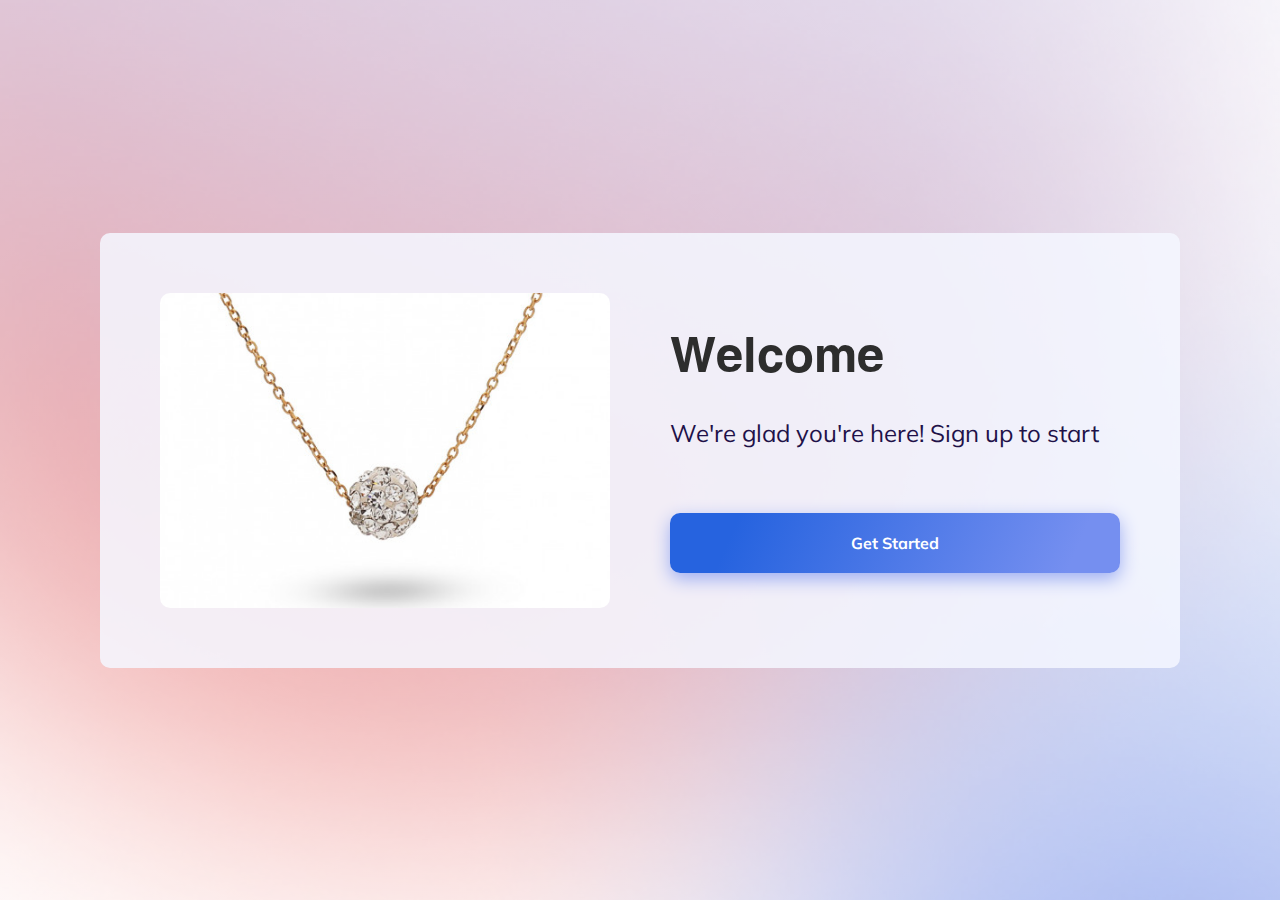
<file: index.html>
<html lang="en">
<head>
    <meta charset="UTF-8">
    <meta http-equiv="X-UA-Compatible" content="IE=edge">
    <meta name="viewport" content="width=device-width, initial-scale=1.0">
    <!-- Google Fonts -->
    <link href="https://fonts.googleapis.com/css2?family=Mulish:ital,wght@0,200;0,300;0,400;1,200;1,300&display=swap" rel="stylesheet">
    <!-- CSS only -->
    <link rel="stylesheet" href="css/styles-welcome.css">
    <link rel="stylesheet" href="css/styles-global.css">
    <title>Welcome Screen</title>
</head>
<body>
    
    <div class="welcome-screen">
        <main class="welcome">
            <div class="image__placeholder"></div>
            <div class="container">
                <div class="heading">
                    <h1 class="head">Welcome</h1>
                    <h2 class="subhead">We're glad you're here! Sign up to start</h2>
                </div>
                <div class="cta">
                    <button class="btn"><a href="./register.html"><span>Get Started</span></a></button>
                </div>
            </div>
        </main>
    </div>
    <script src="./js/index.js"></script>
</body>
</html>
</file>
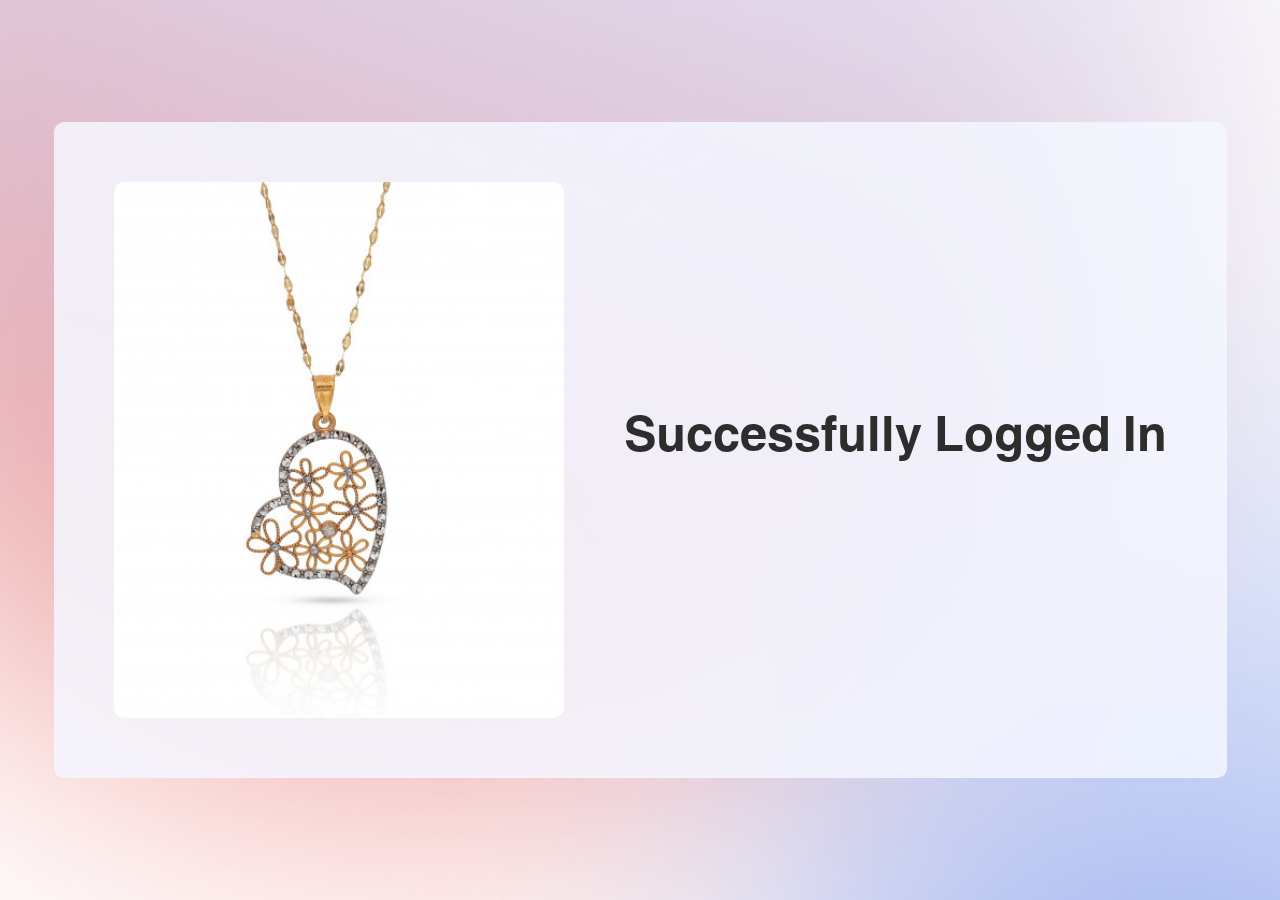
<file: succeed.html>
<html lang="en">
<head>
    <meta charset="UTF-8">
    <meta http-equiv="X-UA-Compatible" content="IE=edge">
    <meta name="viewport" content="width=device-width, initial-scale=1.0">
    <!-- Google Fonts -->
    <link href="https://fonts.googleapis.com/css2?family=Mulish:ital,wght@0,200;0,300;0,400;1,200;1,300&display=swap" rel="stylesheet">
    <!-- CSS only -->
    <link rel="stylesheet" href="css/styles-global.css">
    <link rel="stylesheet" href="css/styles-succeed.css">
    <title>Succeed</title>
</head>
<body>
    
    <div class="welcome-screen">
        <main class="welcome">
            <div class="image__placeholder-succeed"></div>
            <div class="container">
                <div class="heading">
                    <h1 class="head">Successfully logged in</h1>
                    <h2 class="subhead user-mail">User@gmail.com</h2>
                </div>
            </div>
        </main>
    </div>
    <script src="./js/index.js"></script>
    <script>
        document.querySelector('.user-mail').textContent = localStorage.getItem('email');
    </script>
</body>
</html>
</file>
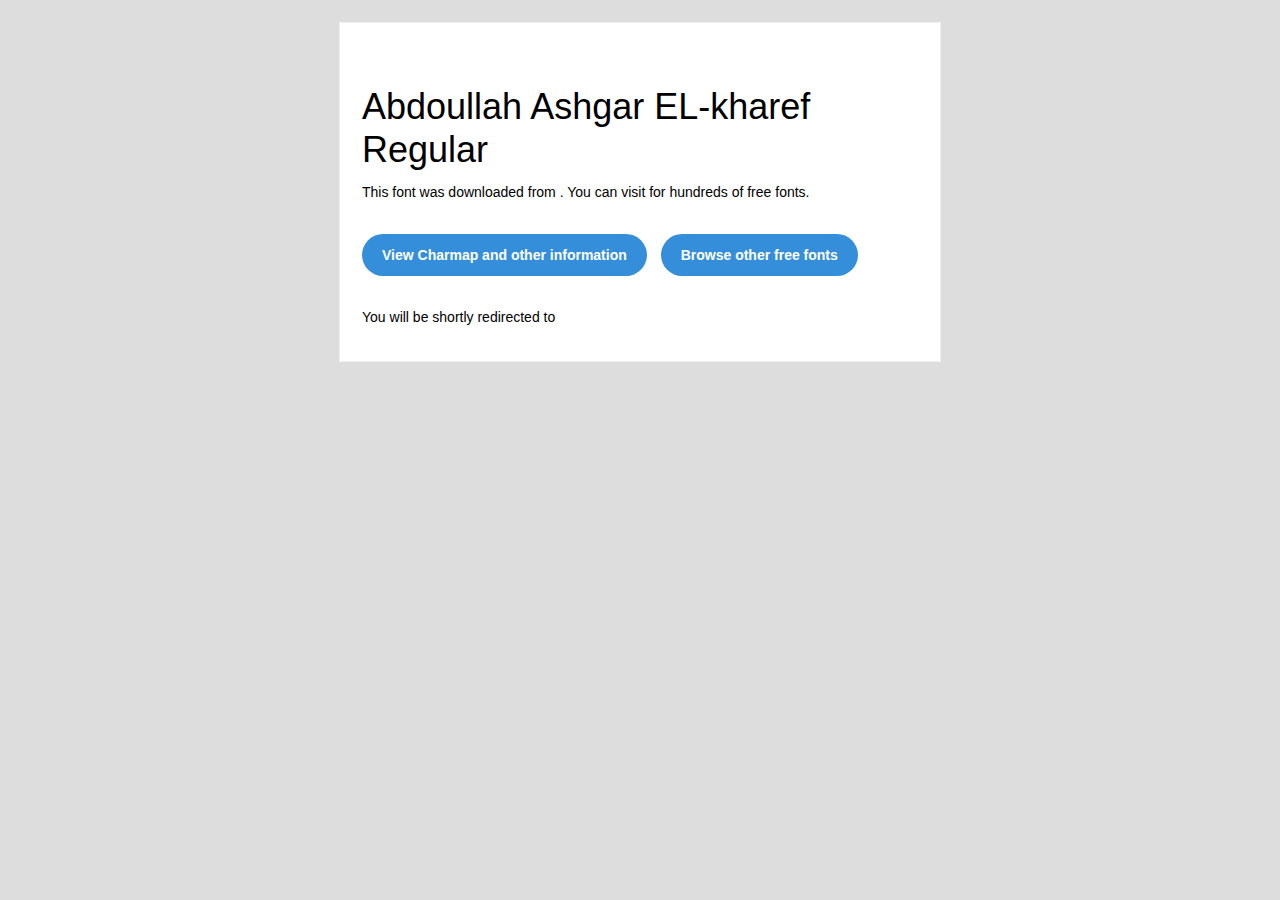
<file: Abdoullah/readme.html>
<!DOCTYPE html PUBLIC "-//W3C//DTD XHTML 1.0 Transitional//EN" "http://www.w3.org/TR/xhtml1/DTD/xhtml1-transitional.dtd">
<html xmlns="http://www.w3.org/1999/xhtml">
  <head>
    <meta name="viewport" content="width=device-width" />
    <meta http-equiv="Content-Type" content="text/html; charset=UTF-8" />
    
    <meta http-equiv="refresh" content="5;url=?ref=readme">
    <title></title>
    <style>
/* -------------------------------------
   GLOBAL
   ------------------------------------- */
    * {
      margin:0;
      padding:0;
      font-family: "Helvetica Neue", "Helvetica", Helvetica, Arial, sans-serif;
      font-size: 100%;
      line-height: 1.6;
    }

    img {
      max-width: 100%;
    }

    body {
      -webkit-font-smoothing:antialiased;
      -webkit-text-size-adjust:none;
      width: 100%!important;
      height: 100%;
      background:#DDD;
    }


    /* -------------------------------------
       ELEMENTS
       ------------------------------------- */
    a {
      color: #348eda;
    }

    .btn-primary, .btn-secondary {
      text-decoration:none;
      color: #FFF;
      background-color: #348eda;
      padding:10px 20px;
      font-weight:bold;
      margin: 20px 10px 20px 0;
      text-align:center;
      cursor:pointer;
      display: inline-block;
      border-radius: 25px;
    }

    .btn-secondary{
      background: #aaa;
    }

    .last {
      margin-bottom: 0;
    }

    .first{
      margin-top: 0;
    }


    /* -------------------------------------
       BODY
       ------------------------------------- */
    table.body-wrap {
      width: 100%;
      padding: 20px;
    }

    table.body-wrap .container{
      border: 1px solid #f0f0f0;
    }


    /* -------------------------------------
       FOOTER
       ------------------------------------- */
    table.footer-wrap {
      width: 100%;
      clear:both!important;
    }

    .footer-wrap .container p {
      font-size:12px;
      color:#666;

    }

    table.footer-wrap a{
      color: #999;
    }


    /* -------------------------------------
       TYPOGRAPHY
       ------------------------------------- */
    h1,h2,h3{
      font-family: "Helvetica Neue", Helvetica, Arial, "Lucida Grande", sans-serif; line-height: 1.1; margin-bottom:15px; color:#000;
      margin: 40px 0 10px;
      line-height: 1.2;
      font-weight:200;
    }

    h1 {
      font-size: 36px;
    }
    h2 {
      font-size: 28px;
    }
    h3 {
      font-size: 22px;
    }

    p, ul {
      margin-bottom: 10px;
      font-weight: normal;
      font-size:14px;
    }

    ul li {
      margin-left:5px;
      list-style-position: inside;
    }

    /* ---------------------------------------------------
       RESPONSIVENESS
       Nuke it from orbit. It's the only way to be sure.
       ------------------------------------------------------ */

    /* Set a max-width, and make it display as block so it will automatically stretch to that width, but will also shrink down on a phone or something */
    .container {
      display:block!important;
      max-width:600px!important;
      margin:0 auto!important; /* makes it centered */
      clear:both!important;
    }

    /* This should also be a block element, so that it will fill 100% of the .container */
    .content {
      padding:20px;
      max-width:600px;
      margin:0 auto;
      display:block;
    }

    /* Let's make sure tables in the content area are 100% wide */
    .content table {
      width: 100%;
    }

    </style>
  </head>

  <body bgcolor="#f6f6f6">

    <!-- body -->
    <table class="body-wrap">
      <tr>
        <td></td>
        <td class="container" bgcolor="#FFFFFF">

          <!-- content -->
          <div class="content">
            <table>
              <tr>
                <td>
                  <h1>Abdoullah Ashgar EL-kharef Regular</h1>
                  <p>This font was downloaded from <a href="?ref=readme"></a> . You can visit <a href="?ref=readme"></a> for hundreds of free fonts.</p>
                  <p><a href="?ref=readme" class="btn-primary">View Charmap and other information</a> <a href="?ref=readme" class="btn-primary">Browse other free fonts</a></p>
                  <p>You will be shortly redirected to </p>
                </td>
              </tr>
            </table>
          </div>
          <!-- /content -->

        </td>
        <td></td>
      </tr>
    </table>
    <!-- /body -->

  </body>
</html>
</file>
<file: css/styles-welcome.css>
.image__placeholder {
    background-image: url("../images/neck.jpeg");
    width: 450px;
    height: 315px;
    background-size: cover;
    background-position: 50% 50%;
    border-radius: 10px;
}


.image__placeholder-signup {
    background-image: url("../images/neck1.jpeg");
    width: 450px;
    height: 536px;
    background-size: cover;
    background-position: 50% 50%;
    border-radius: 10px;
}

@media (max-width: 700px) {
    .container {
        display: flex;
        flex-direction: column;
        align-items: flex-start;
        padding: 0px;
        gap: 40px;

        width: 315px;
        height: 212px;
    }
    .heading {
        display: flex;
        flex-direction: column;
        align-items: center;
        padding: 0px;
        gap: 10px;

        width: 315px;
        height: 112px;
    }

    .head {
        width: 315px;
        height: 50px;
        justify-content: center;
    }
    .subhead {
        text-align: center;
        width: 315px;
        height: 52px;
    }
    .btn {
        width: 315px !important;
        height: 60px !important;

    }
}
</file>
<file: css/styles-global.css>
* {
    margin: 0;
    padding: 0;
}

*,
*::before,
*::after {
  box-sizing: inherit; 
}

html {
    /* font-size: 62.5%; */
    box-sizing: border-box;
}

body {
    /* linear-gradient to add the 60% opacity on top of the image */
    background-image: linear-gradient(to left, rgba(255, 255, 255, 0.4), rgba(255, 255, 255, 0.4)), url("../images/image.png");
    background-size: cover;
    background-position: 50% 50%;
}


.welcome-screen {
    height: 100vh;
    display: flex;
    flex-direction: column;
    justify-content: center;
    align-items: center;
}

.welcome {
    /* width: 1080px;
    height: 435px; */
    background: rgba(245, 247, 255, 0.85);
    border-radius: 10px;
    display: flex;
    align-items: center;
    justify-content: center;
    padding: 60px;
    gap: 60px;
}

.heading {
    display: flex;
    flex-direction: column;
    align-items: flex-start;
    padding: 0px;
    gap: 20px;
}

@font-face {
    font-family: 'Abdoullah Ashgar EL-kharef';
    src: url("../Abdoullah/Abdoullah.ttf");
}

.head {
    font-family: 'Abdoullah Ashgar EL-kharef';
    font-style: normal;
    font-weight: 400;
    font-size: 56px;
    line-height: 120%;

    display: flex;
    align-items: center;
    text-transform: capitalize;
    color: #2D2D2D;
}

.subhead {
    
    font-family: 'Mulish';
    font-style: normal;
    font-weight: 400;
    font-size: 24px;
    line-height: 160%;
    color: #1F1249;
}

.container {
    display: flex;
    flex-direction: column;
    align-items: flex-start;
    gap: 60px;
    /* width: 450px;
    height: 225px; */
}

.cta {
    display: flex;
    flex-direction: row;
    align-items: flex-start;
    padding: 0px;
    gap: 20px;
}

.btn {
    display: flex;
    flex-direction: row;
    justify-content: center;
    align-items: center;
    gap: 12px;

    width: 450px;
    height: 60px;

    background: linear-gradient(113.87deg, #2663DF 14.81%, #758FF0 88.76%);
    box-shadow: 0px 6px 18px #9CADF2;
    border-radius: 10px;

    border: none;

    font-family: 'Mulish';
    font-style: normal;
    font-weight: 700;
    font-size: 16px;
    line-height: 140%;

    color: #FFFFFF;

    cursor: pointer;
}

.btn.disabled {
    background: linear-gradient(113.87deg, hsla(220, 74%, 51%, 0.503) 14.81%, hsla(227, 80%, 70%, 0.503) 88.76%);
    cursor:not-allowed;
}


.btn a {
    text-decoration: none;
    color: #fff;

}

.btn span {
    text-decoration: none;
}


@media (max-width: 700px) {
    .welcome {
        flex-direction: column;

        padding: 40px 0px;
        gap: 40px;

        width: 375px;
        height: 647px;
    }
    .container {
        padding: 0px;
        gap: 40px;

        width: 315px;
        height: 212px;
    }
    .heading {
        gap: 10px;

        width: 315px;
        height: 112px;
    }

    .head {
        width: 315px !important;
        height: 50px !important;
        justify-content: center !important;
    }
    .subhead {
        text-align: center !important;
        width: 315px !important;
        height: 52px !important;
    }
    .image__placeholder {
        width: 315px !important;
        height: 315px !important;
    }
    .image__placeholder-signup {
        width: 315px !important;
        height: 315px !important;
    }
    
    .btn {
        width: 315px !important;
        height: 60px !important;

    }
}
</file>
<file: css/styles-succeed.css>
.image__placeholder-succeed {
    width: 450px;
    height: 536px;

    background: url("../images/neck2.jpeg");
    border-radius: 10px;
    background-size: cover;
    background-position: 50% 50%;

}

@media (max-width: 700px) {
    .welcome {
        height: 733px;
        justify-content: flex-start;
        gap: 100px;
    }

    .image__placeholder-succeed {
        width: 322px !important;
        height: 315px !important;
    }

    .heading {
        gap: 40px;
    }

    .head {
        height: 38px !important;
        font-size: 32px;
    }

    .subhead {
        height: 26px !important;
        font-size: 16px;
    }
}
</file>
